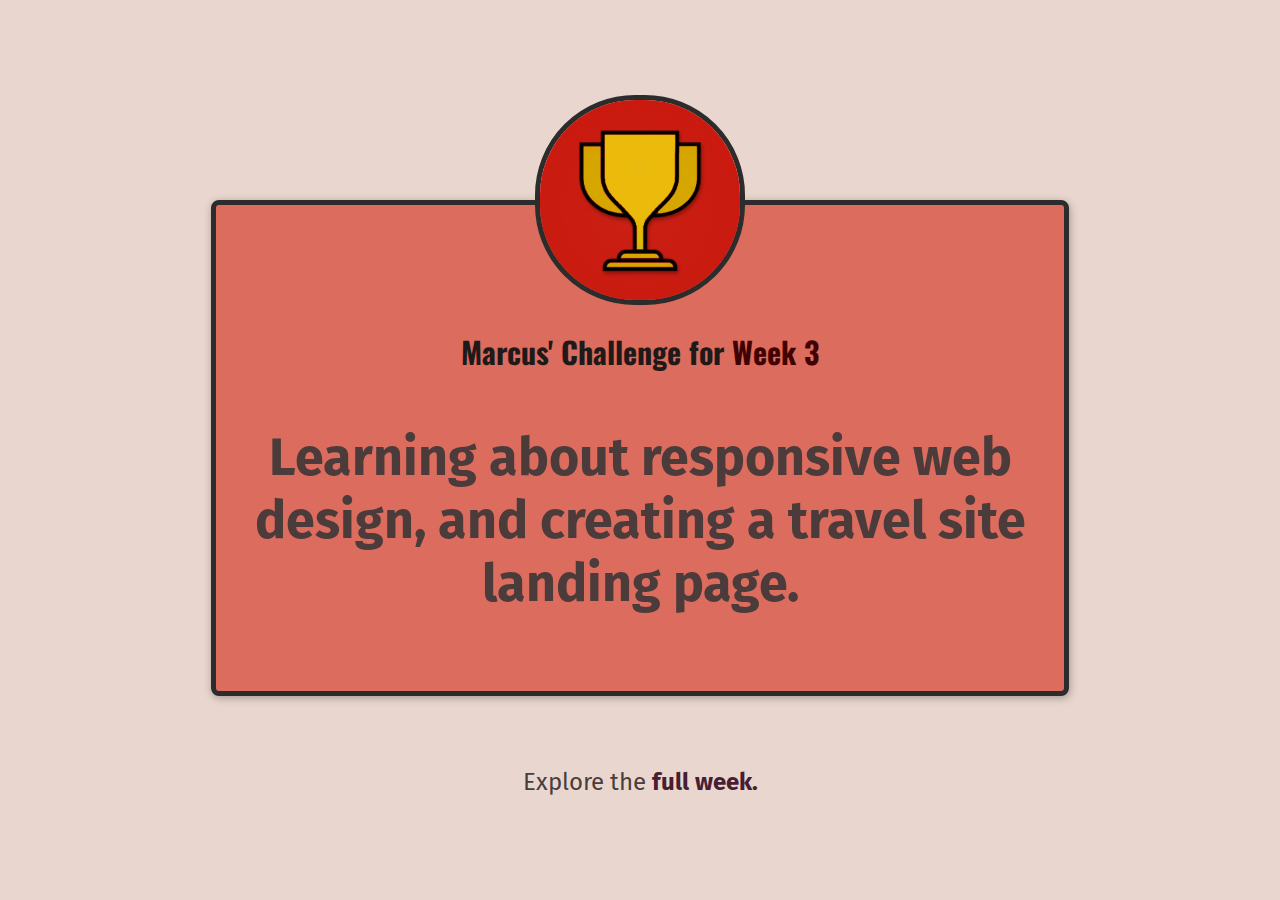
<file: index.html>
<!DOCTYPE html>
<html lang="en">
  <head>
    <meta charset="UTF-8" />
    <link rel="preconnect" href="https://fonts.googleapis.com" />
    <link rel="preconnect" href="https://fonts.gstatic.com" crossorigin />
    <link
      href="https://fonts.googleapis.com/css2?family=Fira+Sans:wght@400;700&family=Oswald:wght@700&display=swap"
      rel="stylesheet"
    />
    <link href="styles/shared.css" rel="stylesheet" />
    <link href="styles/daily-challenge.css" rel="stylesheet" />
    <link rel="icon" href="images/favicon.ico" type="image/x-icon" />
    <title>My Daily Challenge</title>
  </head>
  <body>
    <main>
      <img src="images/challenges-trophy.jpg" alt="A Trophy" />
      <h1>Marcus' Challenge for <span> Week 3 </span></h1>
      <p id="todays-challenge">
        Learning about responsive web design, and creating a travel site landing page.
      </p>
    </main>
    <footer>
      <p>Explore the <a href="full-week.html"> full week.</a></p>
    </footer>
  </body>
</html>
</file>
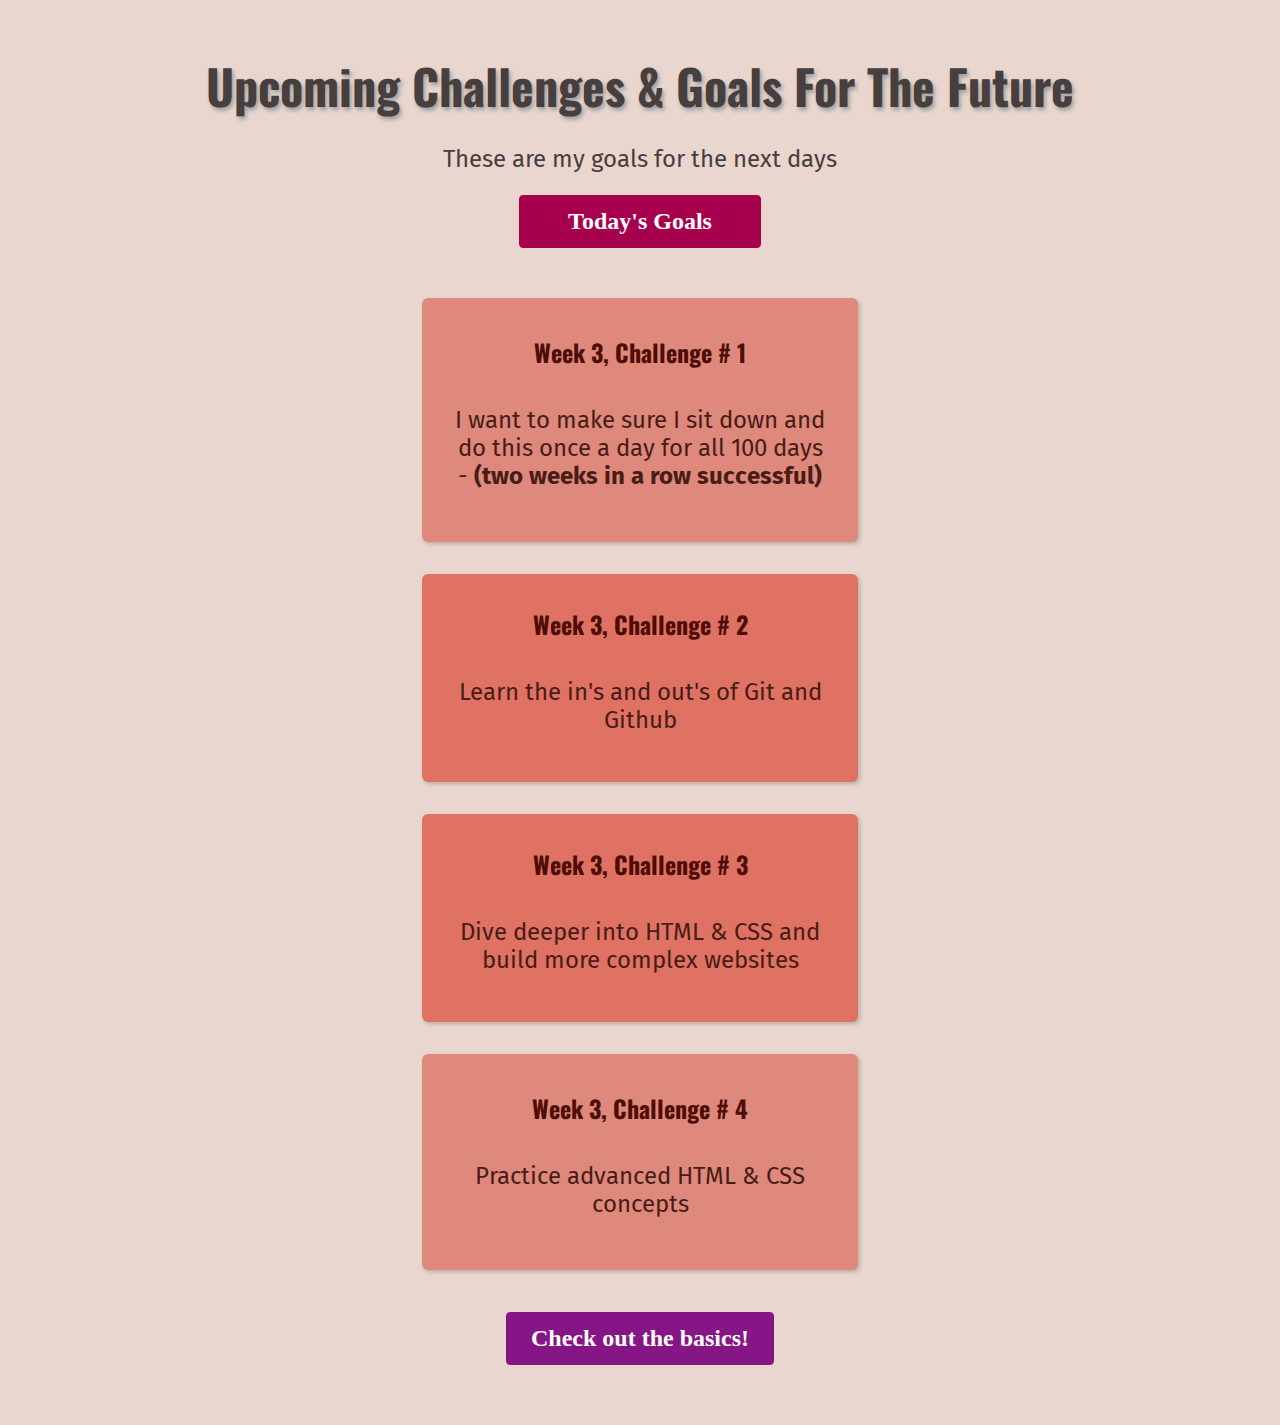
<file: full-week.html>
<!DOCTYPE html>
<html lang="en">
  <head>
    <meta charset="UTF-8" />
    <link href="styles/shared.css" rel="stylesheet" />
    <link href="styles/full-week.css" rel="stylesheet" />
    <link rel="preconnect" href="https://fonts.googleapis.com" />
    <link rel="preconnect" href="https://fonts.gstatic.com" crossorigin />
    <link
      href="https://fonts.googleapis.com/css2?family=Fira+Sans:wght@400;700&family=Oswald:wght@700&display=swap"
      rel="stylesheet"
    />
    <title>My Upcoming Challenges</title>
  </head>
  <body>
    <header>
      <h1>Upcoming Challenges & Goals For The Future</h1>
      <p id="description">These are my goals for the next days</p>
      <a href="index.html"> Today's Goals </a>
    </header>
    <main>
      <ol>
        <li>
          <h2>Week 3, Challenge # 1 </h2>
          <p>
            I want to make sure I sit down and do this once a day for all 100
            days - <strong>(two weeks in a row successful)</strong>
          </p>
        </li>
        <li class="highlight-goal">
          <h2>Week 3, Challenge # 2</h2>
          <p>Learn the in's and out's of Git and Github</p>
        </li>
        <li class="highlight-goal">
          <h2>Week 3, Challenge # 3</h2>
          <p >Dive deeper into HTML & CSS and build more complex websites</p>
        </li>
        <li>
          <h2>Week 3, Challenge # 4</h2>
          <p>Practice advanced HTML & CSS concepts</p>
        </li>
      </ol>
    </main>
    <footer>
      <a href="summary.html">Check out the basics!</a> 
    </footer>
  </body>
</html>
</file>
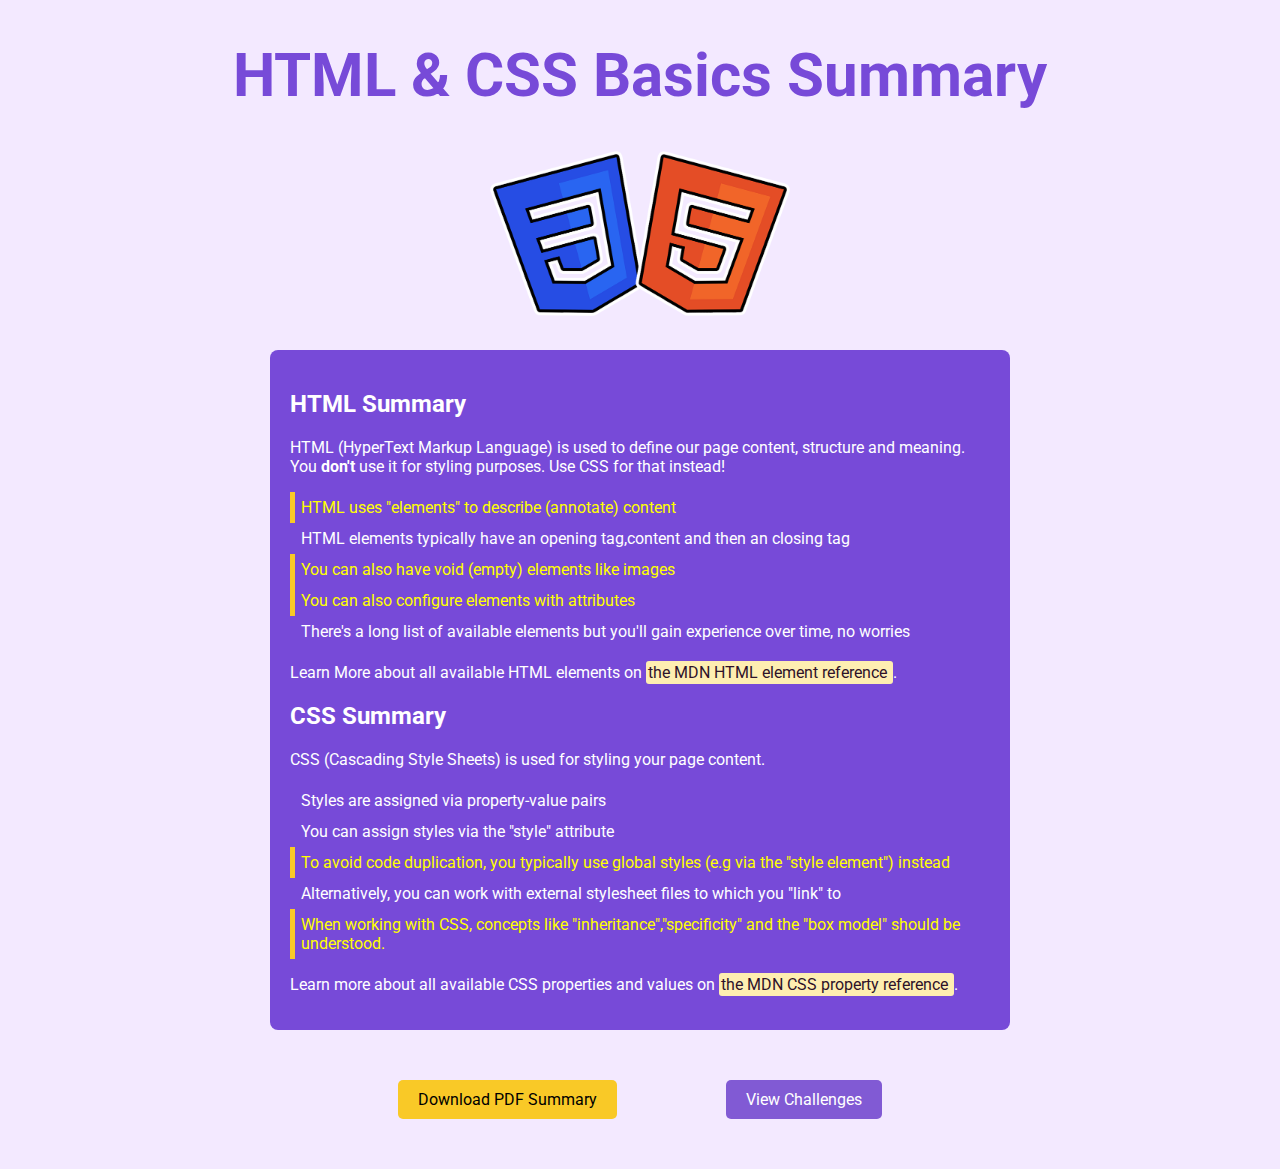
<file: summary.html>
<!DOCTYPE html>
<html lang="en">
  <head>
    <meta charset="UTF-8" />
    <title>HTML & CSS Basics Summary</title>
    <link rel="preconnect" href="https://fonts.googleapis.com" />
    <link rel="preconnect" href="https://fonts.gstatic.com" crossorigin />
    <link
      href="https://fonts.googleapis.com/css2?family=Roboto:wght@400;900&display=swap"
      rel="stylesheet"
    />
    <link href="styles/summary.css" rel="stylesheet" />
  </head>
  <body>
    <h1>HTML & CSS Basics Summary</h1>
    <img src="images/html-css.png" />

    <div>
      <h2>HTML Summary</h2>
      <p>
        HTML (HyperText Markup Language) is used to define our page content,
        structure and meaning. You <strong>don't</strong> use it for styling
        purposes. Use CSS for that instead!
      </p>
      <ul>
        <li class="highlight">
          HTML uses "elements" to describe (annotate) content
        </li>
        <li>
          HTML elements typically have an opening tag,content and then an
          closing tag
        </li>
        <li class="highlight">
          You can also have void (empty) elements like images
        </li>
        <li class="highlight">
          You can also configure elements with attributes
        </li>
        <li>
          There's a long list of available elements but you'll gain experience
          over time, no worries
        </li>
      </ul>
      <p>
        Learn More about all available HTML elements on
        <span> the MDN HTML element reference </span>.
      </p>
      <h2>CSS Summary</h2>
      <p>CSS (Cascading Style Sheets) is used for styling your page content.</p>
      <ul>
        <li>Styles are assigned via property-value pairs</li>
        <li>You can assign styles via the "style" attribute</li>
        <li class="highlight">
          To avoid code duplication, you typically use global styles (e.g via
          the "style element") instead
        </li>
        <li>
          Alternatively, you can work with external stylesheet files to which
          you "link" to
        </li>
        <li class="highlight">
          When working with CSS, concepts like "inheritance","specificity" and
          the "box model" should be understood.
        </li>
      </ul>
      <p>
        Learn more about all available CSS properties and values on
        <span>the MDN CSS property reference </span>.
      </p>
    </div>

    <footer>
      <div>
        <a href="linked-files/html-css-basics-summary.pdf" target="_blank">
          Download PDF Summary
        </a>
        <a href="full-week.html" id="full-week-button">
          View Challenges
        </a>
      </div>
    </footer>
  </body>
</html>
</file>
<file: styles/shared.css>
body {
  text-align: center;
  background-color: rgb(233, 215, 207);
  margin: 50px;
}

h1 {
  font-family: "Oswald", sans-serif;
}
p {
  font-family: "Fira Sans", sans-serif;
  font-size: 24px;
  color: rgb(71, 62, 62);
}
a {
  text-decoration: none;
  color: rgb(126, 56, 59);
  font-weight: bold;
}
a:hover {
  text-decoration: underline;
}
</file>
<file: styles/daily-challenge.css>
main {
  width: 800px;
  margin: 200px auto 72px auto;
  background-color: rgb(219, 108, 94);
  padding: 24px;
  border: 5px solid rgb(44, 44, 44);
  border-radius: 8px;
  box-shadow: 1px 2px 8px rgba(0, 0, 0, 0.3);
}

img {
  width: 200px;
  height: 200px;
  border-radius: 100px;
  margin-top: -134px;
  border: 5px solid rgb(44, 44, 44);
}

h1 {
  font-size: 30px;
  color: rgb(31, 25, 25);
}
a{
  color: rgb(73, 29, 50);
}
span {
  color: rgb(66, 2, 2);
}
#todays-challenge {
  color: rgb(75, 59, 59);
  font-size: 52px;
  font-weight: bold;
  width: auto 70px;
}
</file>
<file: styles/full-week.css>
header {
  margin-bottom: 40px;
}

h1 {
  font-size: 48px;
  color: rgb(71, 62, 62);
  margin: 0;
  text-shadow: 2px 3px 4px rgb(156, 156, 156) ;
}

#description {
    margin-bottom: 12px;
}

/* header p {
  margin-bottom: 36px;
}
 */
a {
  padding: 12px 48px;
  background-color: rgb(167, 1, 78);
  color: white;
  border: 1px solid rgb(167, 1, 78);
  border-radius: 4px;
  font-size: 24px;
  display: inline-block;
  margin: 10px;
}
a:hover {
  text-decoration: none;
  background-color: rgb(180, 12, 90);
}

ol {
  list-style: none;
  width: 500px;
  margin: 36px auto 0 auto;
  padding: 0;
}

li {
  background-color: rgb(223, 136, 124);
  border-radius: 6px;
  margin: 32px;
  padding: 16px;
  box-shadow: 2px 2px 4px rgba(0, 0, 0, 0.2);
}

h2 {
  color: rgb(78, 13, 5);
  font-family: "Oswald", sans-serif;
}
main p {
  padding: 12px;
  color: rgb(71, 29, 22);
}
footer a{
  background-color: rgb(134, 21, 134);
  padding: 12px 24px;
  border-color: rgb(134, 21, 134);
}
footer a:hover{
  background-color: rgb(145, 44, 145);
}
.highlight-goal {
  padding: 12px;
  background-color: rgb(224, 114, 100);
}
</file>
<file: styles/summary.css>
body {
  background-color: rgb(243, 233, 255);
  text-align: center;
  font-family: "Roboto";
  color: white;
}
h1 {
  font-family: "Roboto", sans-serif;
  font-size: 60px;
  color: rgb(119, 74, 216);
}
h2 {
  font-family: "Roboto", sans-serif;
}
li {
  padding: 6px;
  border-left: 5px solid transparent;
}
img {
  width: 300px;
}
div,
span {
  background-color: rgb(254, 238, 177);
  color: rgb(46, 18, 41);
  padding: 2px;
  border-radius: 3px;
}
div {
  background-color: rgb(119, 74, 216);
  text-align: left;
  width: 700px;
  padding: 20px;
  margin: 30px auto 30px auto;
  border-radius: 8px;
  color: white;
}

ul {
  list-style: none;
  padding: 0;
}

a {
  background-color: rgb(249, 201, 39);
  padding: 10px 20px 10px;
  border-radius: 5px;
  text-decoration: none;
  color: black;
}
footer div{
  background-color: transparent;
  display: flex;
  justify-content: space-evenly;
}
#full-week-button{
  background-color: rgb(129, 90, 212);
  color: white;
}

.highlight {
  color: yellow;
  border-color: rgb(249, 201, 39);
}
</file>
